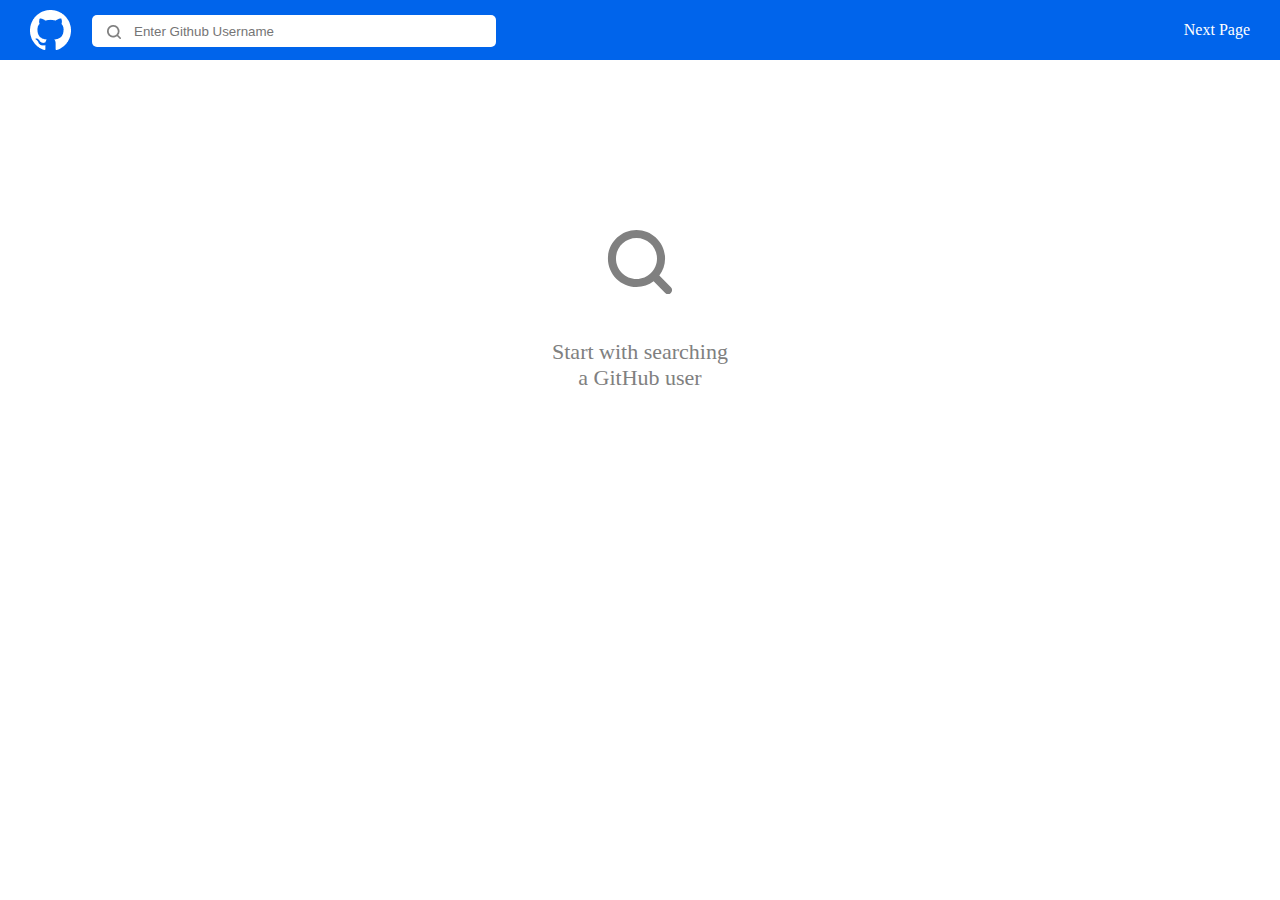
<file: index.html>
<!DOCTYPE html>
<html lang="en">
<head>
    <meta charset="UTF-8">
    <meta http-equiv="X-UA-Compatible" content="IE=edge">
    <meta name="viewport" content="width=device-width, initial-scale=1.0">
    <title>Initial State</title>
</head>
<link rel="stylesheet" href="style.css">
<body>
    <div class="nav">
        <div class="head">
            <img class="frame" src="/Images/Frame.png" alt="">
            <div class="group">
                <img class="search" src="/Images/search.png" alt="">
                <input type="text" placeholder="Enter Github Username ">
            </div>
        </div>
      <a class="link" href="/Main Screen/index.html">Next Page</a>
    </div>
    
    <div class="pics">
        <img class="icon" src="/Images/icon/search.svg">
        <p>Start with searching
           <br/> a GitHub user</p>
    </div>
</body>
</html>
</file>
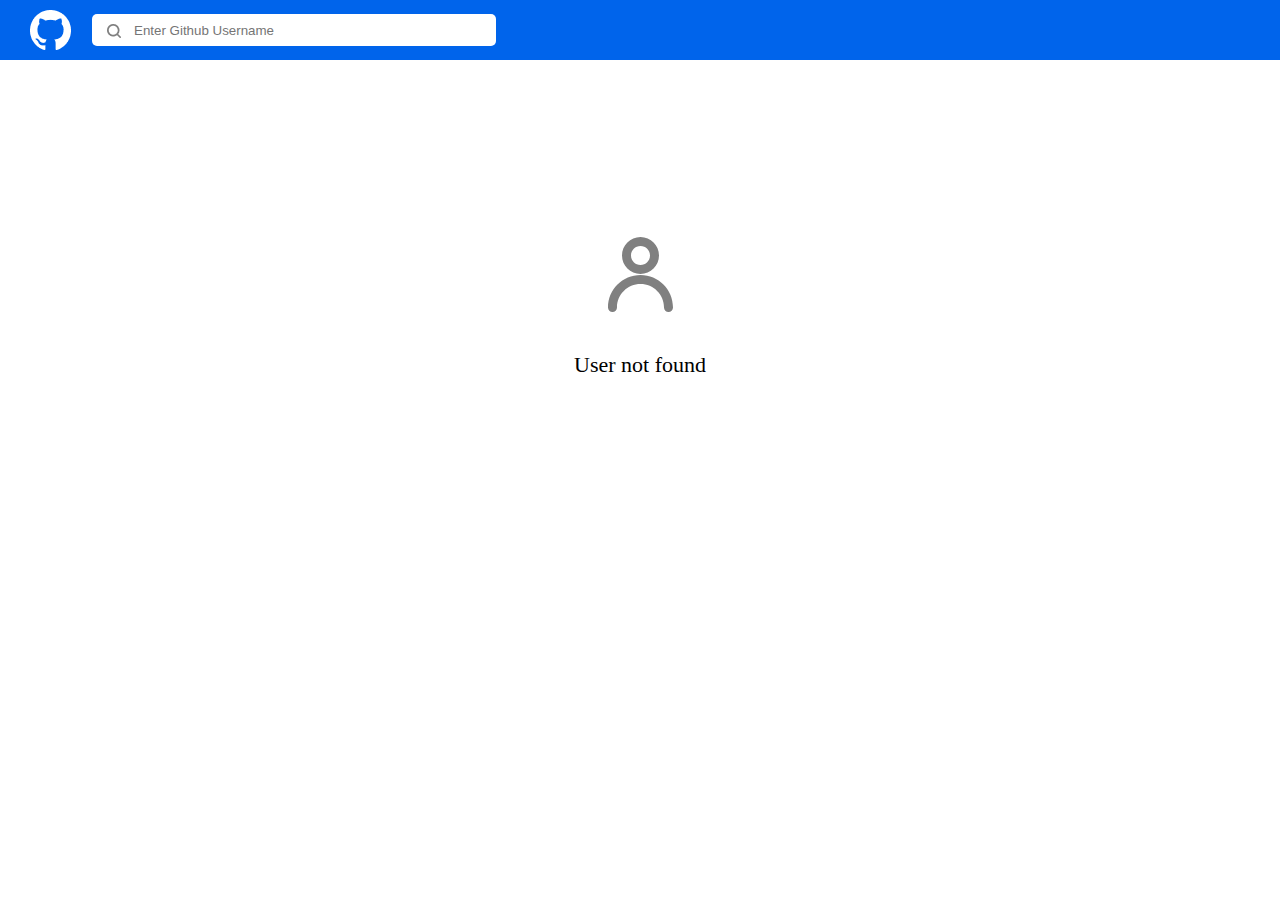
<file: Empty State/index.html>
<!DOCTYPE html>
<html lang="en">
<head>
    <meta charset="UTF-8">
    <meta name="viewport" content="width=device-width, initial-scale=1.0">
    <title>Empty State</title>
    <link rel="stylesheet" href="style.css">
</head>
<body>
    <div class="nav">
        <img class="frame" src="/Images/Frame.png" alt="">
        <div class="group">
            <img class="search" src="/Images/search.png" alt="">
            <input type="text" placeholder="Enter Github Username ">
         </div>
     </div>

    <div class="pic">
        <img src="/Images/icon/user.svg" alt="">
        <p>User not found</p>
    </div>
</body>
</html>
</file>
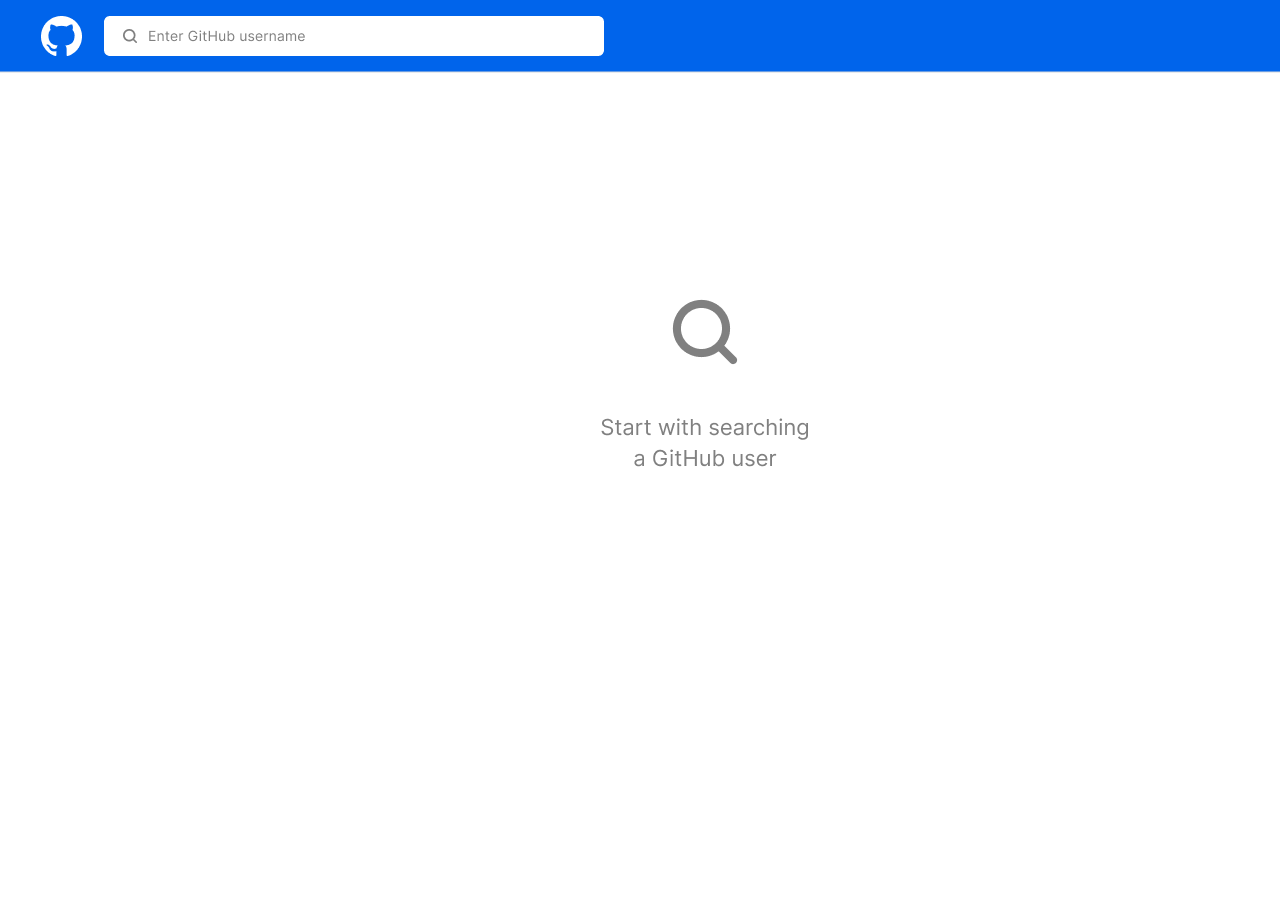
<file: Initial State/index.html>
<!DOCTYPE html>
<html lang="en">
<head>
    <meta charset="UTF-8">
    <meta http-equiv="X-UA-Compatible" content="IE=edge">
    <meta name="viewport" content="width=device-width, initial-scale=1.0">
    <title>Initial State</title>
</head>
<link rel="stylesheet" href="style.css">
<body>
    <div>
      <img src="/Images/header (1).png">
    </div>
    
    <div>
        <img class="pics" src="/Images/Group 299.png">
    </div>
</body>
</html>
</file>
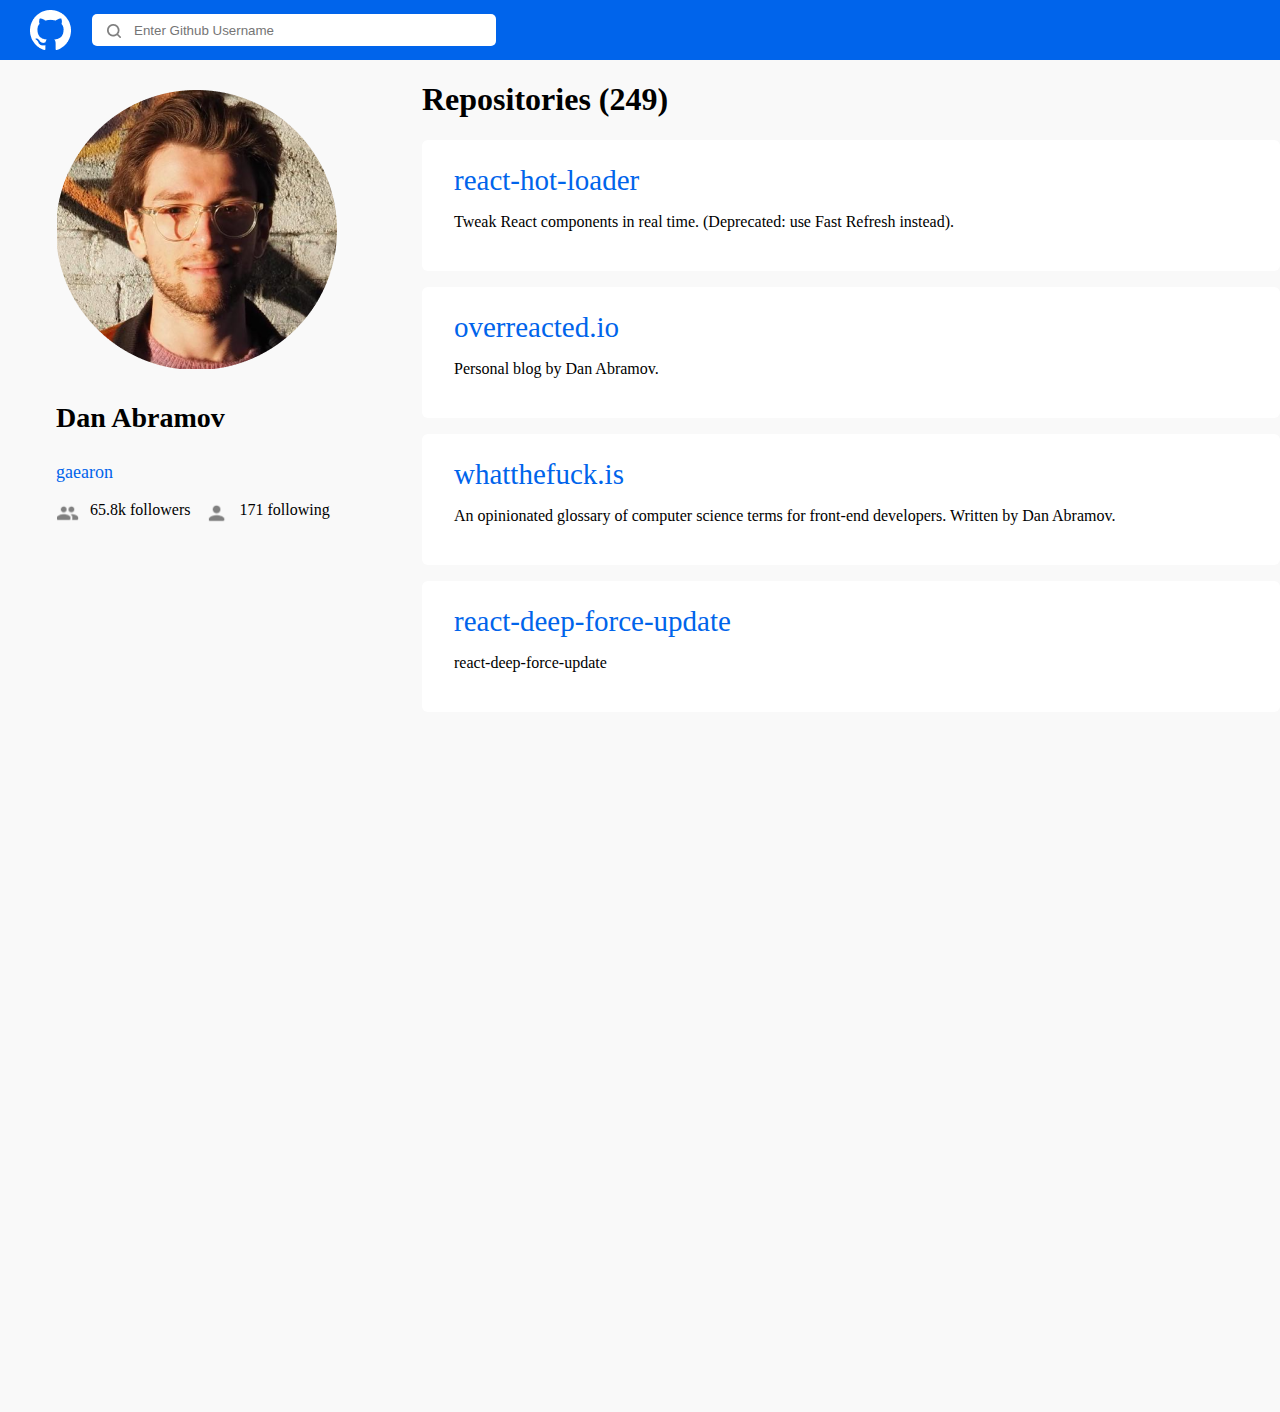
<file: Main Screen/index.html>
<!DOCTYPE html>
<html lang="en">
<head>
    <meta charset="UTF-8">
    <meta name="viewport" content="width=device-width, initial-scale=1.0">
    <title>Main Screen</title>
    <link rel="stylesheet" href="style.css">
</head>
<body>
    <div>
       <div class="nav">
           <img class="frame" src="/Images/Frame.png" alt="">
           <div class="group">
               <img class="search" src="/Images/search.png" alt="">
               <input type="text" placeholder="Enter Github Username ">
            </div>
        </div>
        <div class="wrapper">

            <div class="pics">
                <img class="respository-image" src="/Images/Group 288.png" alt="">
                <p class="name">Dan Abramov</p>
                <p class="text">gaearon</p>
                <div class="followers">
                    <div class="followers-number">
                        <img class="follower-image" src="/Images/icon/shared.png" alt="">
                        <p class="follower-text">65.8k followers</p>
                    </div>
                    <div class="following-number">
                        <img class="following-image" src="/Images/icon/provate.png" alt=""> 
                        <p class="following-text">171 following</p>
                    </div>
                </div>
            </div>
            <div class="picture">
                <h1>Repositories (249)</h1>
                <div class="paragraph">
                    <div class="words">
                        <p class="content">react-hot-loader</p>
                        <p>Tweak React components in real time. (Deprecated: use Fast Refresh instead).</p>
                    </div>
                    <div class="words">
                        <p class="content">overreacted.io</p>
                        <p>Personal blog by Dan Abramov.</p>
                    </div>
                    <div class="words">
                        <p class="content">whatthefuck.is</p>
                        <p>An opinionated glossary of computer science terms for front-end developers. Written by Dan Abramov.</p>
                    </div>
                    <div class="words">
                        <p class="content">react-deep-force-update</p>
                        <p>react-deep-force-update</p>
                    </div>
                </div>
            </div>
        </div>
    </div>
        
    
</body>
</html>
</file>
<file: style.css>
body{
    margin: 0;
}
.nav{
    background: #0064EB;
    display: flex;
    align-items: center;
    height: 60px;
    justify-content: space-between;
}
.head{
    display: flex;
}
.group{
    position: relative;
}
input{
    width: 400px;
    height: 30px;
    margin-left: 20px;
    border-radius: 5px;
    border: 0;
    margin-top: 5px;
}
::placeholder{
    padding-left: 40px;
}
.search{
    position: absolute;
    margin-left: 30px;
    margin-top: 10px;
}
.frame{
    margin-left: 30px;
}
.link{
    color: #ffff;
    text-decoration: none;
    margin-right: 30px;
}
.pics{
    display: flex;
    flex-direction: column;
    align-items: center;
    justify-content: center;
    margin: 0 auto;
    height: 500px;
}
p{
    font-weight: 400;
    font-size: 22px;
    text-align: center;
    color: #808080; 
}


@media (max-width: 992px) {
   
    input{
        width: 150px;
    }
    .icon{
        width: 70px;
    }
    .head{
        margin-right: 30px;
    }
}
</file>
<file: Empty State/style.css>
body{
    margin: 0;
}
.nav{
    background: #0064EB;
    display: flex;
    align-items: center;
    height: 60px;
}
.group{
    position: relative;
}
input{
    width: 400px;
    height: 30px;
    margin-left: 20px;
    border-radius: 5px;
    border: 0;
}
::placeholder{
    padding-left: 40px;
}
.search{
    position: absolute;
    margin-left: 30px;
    margin-top: 5px;
}
.frame{
    margin-left: 30px;
}
.pic{
    display: flex;
    flex-direction: column;
    align-items: center;
    justify-content: center;
    margin: 0 auto;
    height: 500px;
}
p{
    font-weight: 400;
    font-size: 22px;
}


@media screen and(max-width: 992px) {
    body{
        margin: 0;
    }
    
}
</file>
<file: Initial State/style.css>
body{
    margin: 0;
}
.pics{
    margin-left: 600px;
    margin-top: 200px;
}
</file>
<file: Main Screen/style.css>
body{
    margin: 0;
    padding: 0;
    background-color: #F9F9F9;
}
.nav{
    background: #0064EB;
    display: flex;
    align-items: center;
    height: 60px;
}
.group{
    position: relative;
}
input{
    width: 400px;
    height: 30px;
    margin-left: 20px;
    border-radius: 5px;
    border: 0;
}
::placeholder{
    padding-left: 40px;
}
.search{
    position: absolute;
    margin-left: 30px;
    margin-top: 5px;
}
.frame{
    margin-left: 30px;
}
.name{
    font-weight: 600;
    font-size: 28px;
}
.pics{
    margin-top: 30px;
    margin-left: 56px;
}
.picture{
    margin-bottom: 700px;
    width: 100%;
}
.wrapper{
    display: flex;
    flex-direction: row;
    justify-content: center;
    gap: 85px;
}
.followers{
    display: flex;
    flex-direction: row;
    gap: 15px;
    
}
.followers-number{
    display: flex;
    gap: 10px;
}
.following-number{
    display: flex;
    gap: 10px;
}
.follower-image{
    width: 24px;
    height: 24px;
    margin: 0px;
}
.following-image{
    width: 24px;
    height: 24px;
    margin: 0;
}
.follower-text{
    margin: 0;
}
.following-text{
    margin: 0;
}
.content{
    color: #0064EB;
    font-weight: 500;
    font-size: 29px;
    margin: 0;
}
.text{
    color: #0064EB;
    font-weight: 400;
    font-size: 18px;
}
.words{
    background-color: #FFFF;
    padding: 24px 32px 24px 32px;
    border-radius: 6px;
}
.paragraph{
    display: flex;
    flex-direction: column;
    gap: 16px;
}

@media (max-width: 992px) {
    input{
        width: 200px;
    }
    .wrapper{
        display: flex;
        flex-direction: column;
        align-items: center;
        gap: 50px;
    }
    .picture{
        margin-left: 80px;
    }
    .followers{
        display: flex;
        flex-direction: column;
    }
    .respository-image{
        width: 200px;
        height: 200px;
    }
}
</file>
